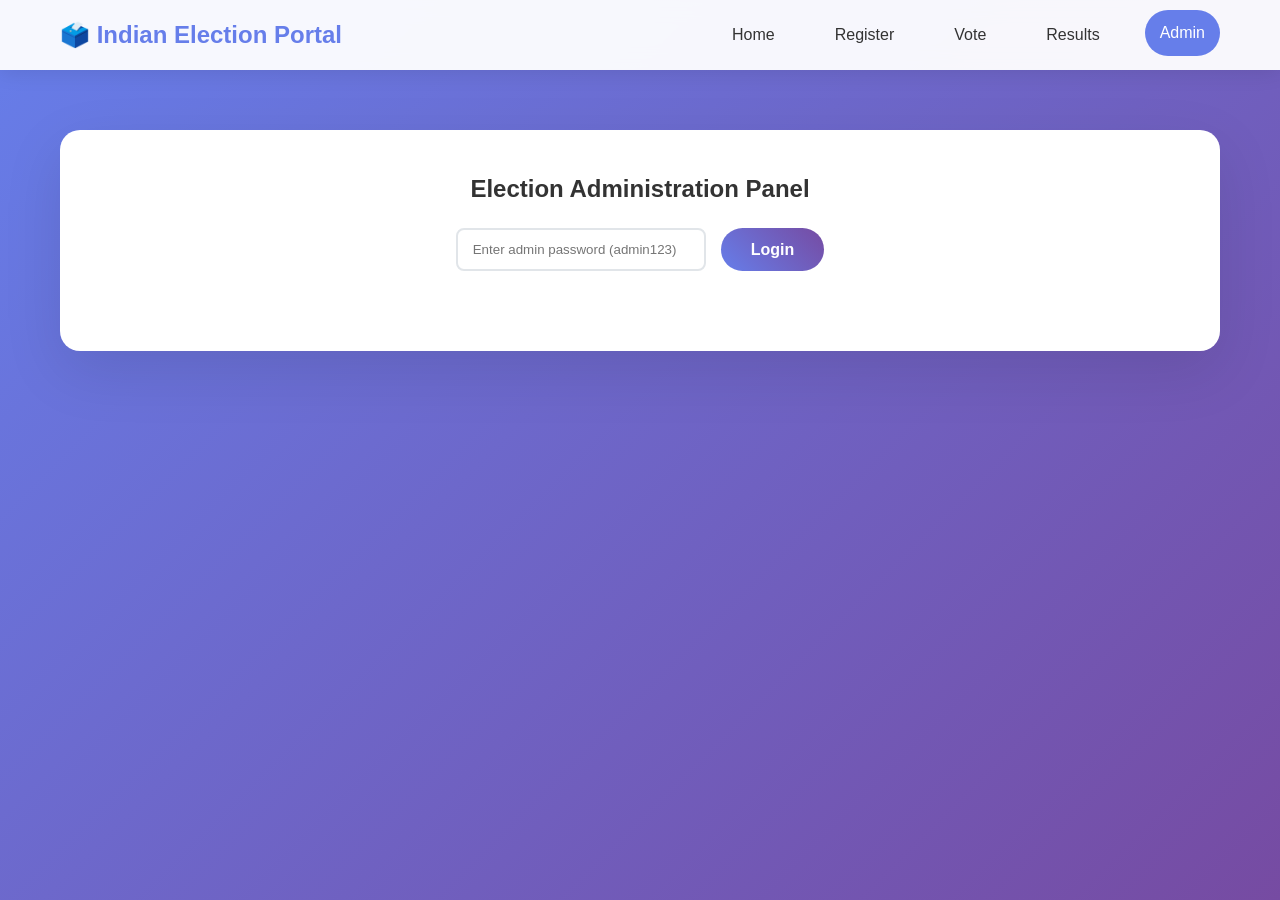
<file: admin.html>
<!DOCTYPE html>
<html lang="en">

<head>
    <meta charset="UTF-8">
    <meta name="viewport" content="width=device-width, initial-scale=1.0">
    <link rel="icon" href="https://public-frontend-cos.metadl.com/mgx/img/favicon.png" type="image/png">
    <title>Admin Panel - Indian Election Portal</title>
    <link rel="stylesheet" href="./style.css">
</head>

<body>
    <nav class="navbar">
        <div class="nav-container">
            <div class="nav-logo">
                <h2>🗳️ Indian Election Portal</h2>
            </div>
            <div class="nav-menu">
                <a href="index.html" class="nav-link">Home</a>
                <a href="register.html" class="nav-link">Register</a>
                <a href="login.html" class="nav-link">Vote</a>
                <a href="results.html" class="nav-link">Results</a>
                <a href="admin.html" class="nav-link active">Admin</a>
            </div>
        </div>
    </nav>

    <main class="main-content">
        <div class="admin-container">
            <div class="admin-header">
                <h2>Election Administration Panel</h2>
                <div class="admin-auth" id="adminAuth">
                    <input type="password" id="adminPassword" placeholder="Enter admin password (admin123)">
                    <button id="adminLogin" class="btn btn-primary">Login</button>
                </div>
            </div>

            <div class="admin-content" id="adminContent" style="display: none;">
                <div class="admin-tabs">
                    <button class="tab-btn active" data-tab="dashboard">Dashboard</button>
                    <button class="tab-btn" data-tab="voters">Voters</button>
                    <button class="tab-btn" data-tab="candidates">Candidates</button>
                    <button class="tab-btn" data-tab="settings">Settings</button>
                </div>

                <div class="tab-content active" id="dashboard">
                    <h3>Election Dashboard</h3>
                    <div class="admin-stats">
                        <div class="stat-card">
                            <h4>Total Registered Voters</h4>
                            <div class="stat-number" id="adminTotalVoters">0</div>
                        </div>
                        <div class="stat-card">
                            <h4>Votes Cast Today</h4>
                            <div class="stat-number" id="adminVotesCast">0</div>
                        </div>
                        <div class="stat-card">
                            <h4>Active Constituencies</h4>
                            <div class="stat-number" id="adminConstituencies">8</div>
                        </div>
                        <div class="stat-card">
                            <h4>System Status</h4>
                            <div class="stat-status" id="systemStatus">🟢 Online</div>
                        </div>
                    </div>
                    
                    <div class="admin-actions">
                        <button id="resetElection" class="btn btn-danger">Reset Election Data</button>
                        <button id="exportResults" class="btn btn-secondary">Export Results</button>
                        <button id="generateReport" class="btn btn-accent">Generate Report</button>
                    </div>
                </div>

                <div class="tab-content" id="voters">
                    <h3>Registered Voters Management</h3>
                    <div class="search-bar">
                        <input type="text" id="voterSearch" placeholder="Search by Aadhaar or Name">
                        <button id="searchVoter" class="btn btn-primary">Search</button>
                    </div>
                    <div class="voters-table">
                        <table id="votersTable">
                            <thead>
                                <tr>
                                    <th>Aadhaar</th>
                                    <th>Name</th>
                                    <th>Age</th>
                                    <th>Constituency</th>
                                    <th>Status</th>
                                    <th>Actions</th>
                                </tr>
                            </thead>
                            <tbody id="votersTableBody">
                                <!-- Voter data will be loaded here -->
                            </tbody>
                        </table>
                    </div>
                </div>

                <div class="tab-content" id="candidates">
                    <h3>Candidates Management</h3>
                    <div class="add-candidate-form">
                        <h4>Add New Candidate</h4>
                        <div class="form-row">
                            <input type="text" id="candidateName" placeholder="Candidate Name">
                            <input type="text" id="candidateParty" placeholder="Party Name">
                            <select id="candidateConstituency">
                                <option value="">Select Constituency</option>
                                <option value="delhi-north">Delhi North</option>
                                <option value="delhi-south">Delhi South</option>
                                <option value="mumbai-central">Mumbai Central</option>
                                <option value="mumbai-north">Mumbai North</option>
                                <option value="bangalore-central">Bangalore Central</option>
                                <option value="bangalore-north">Bangalore North</option>
                                <option value="chennai-central">Chennai Central</option>
                                <option value="kolkata-north">Kolkata North</option>
                            </select>
                            <button id="addCandidate" class="btn btn-primary">Add Candidate</button>
                        </div>
                    </div>
                    <div class="candidates-list" id="candidatesList">
                        <!-- Candidates will be loaded here -->
                    </div>
                </div>

                <div class="tab-content" id="settings">
                    <h3>Election Settings</h3>
                    <div class="settings-form">
                        <div class="setting-item">
                            <label>Election Status:</label>
                            <select id="electionStatus">
                                <option value="active">Active</option>
                                <option value="paused">Paused</option>
                                <option value="closed">Closed</option>
                            </select>
                        </div>
                        <div class="setting-item">
                            <label>Allow New Registrations:</label>
                            <input type="checkbox" id="allowRegistrations" checked>
                        </div>
                        <div class="setting-item">
                            <label>Face Recognition Threshold:</label>
                            <input type="range" id="faceThreshold" min="0.3" max="0.9" step="0.1" value="0.6">
                            <span id="thresholdValue">0.6</span>
                        </div>
                        <button id="saveSettings" class="btn btn-primary">Save Settings</button>
                    </div>
                </div>
            </div>
        </div>
    </main>

    <script src="./backend-simulation.js"></script>
    <script>
        document.addEventListener('DOMContentLoaded', function() {
            initializeAdmin();
        });
    </script>
</body>

</html>
</file>
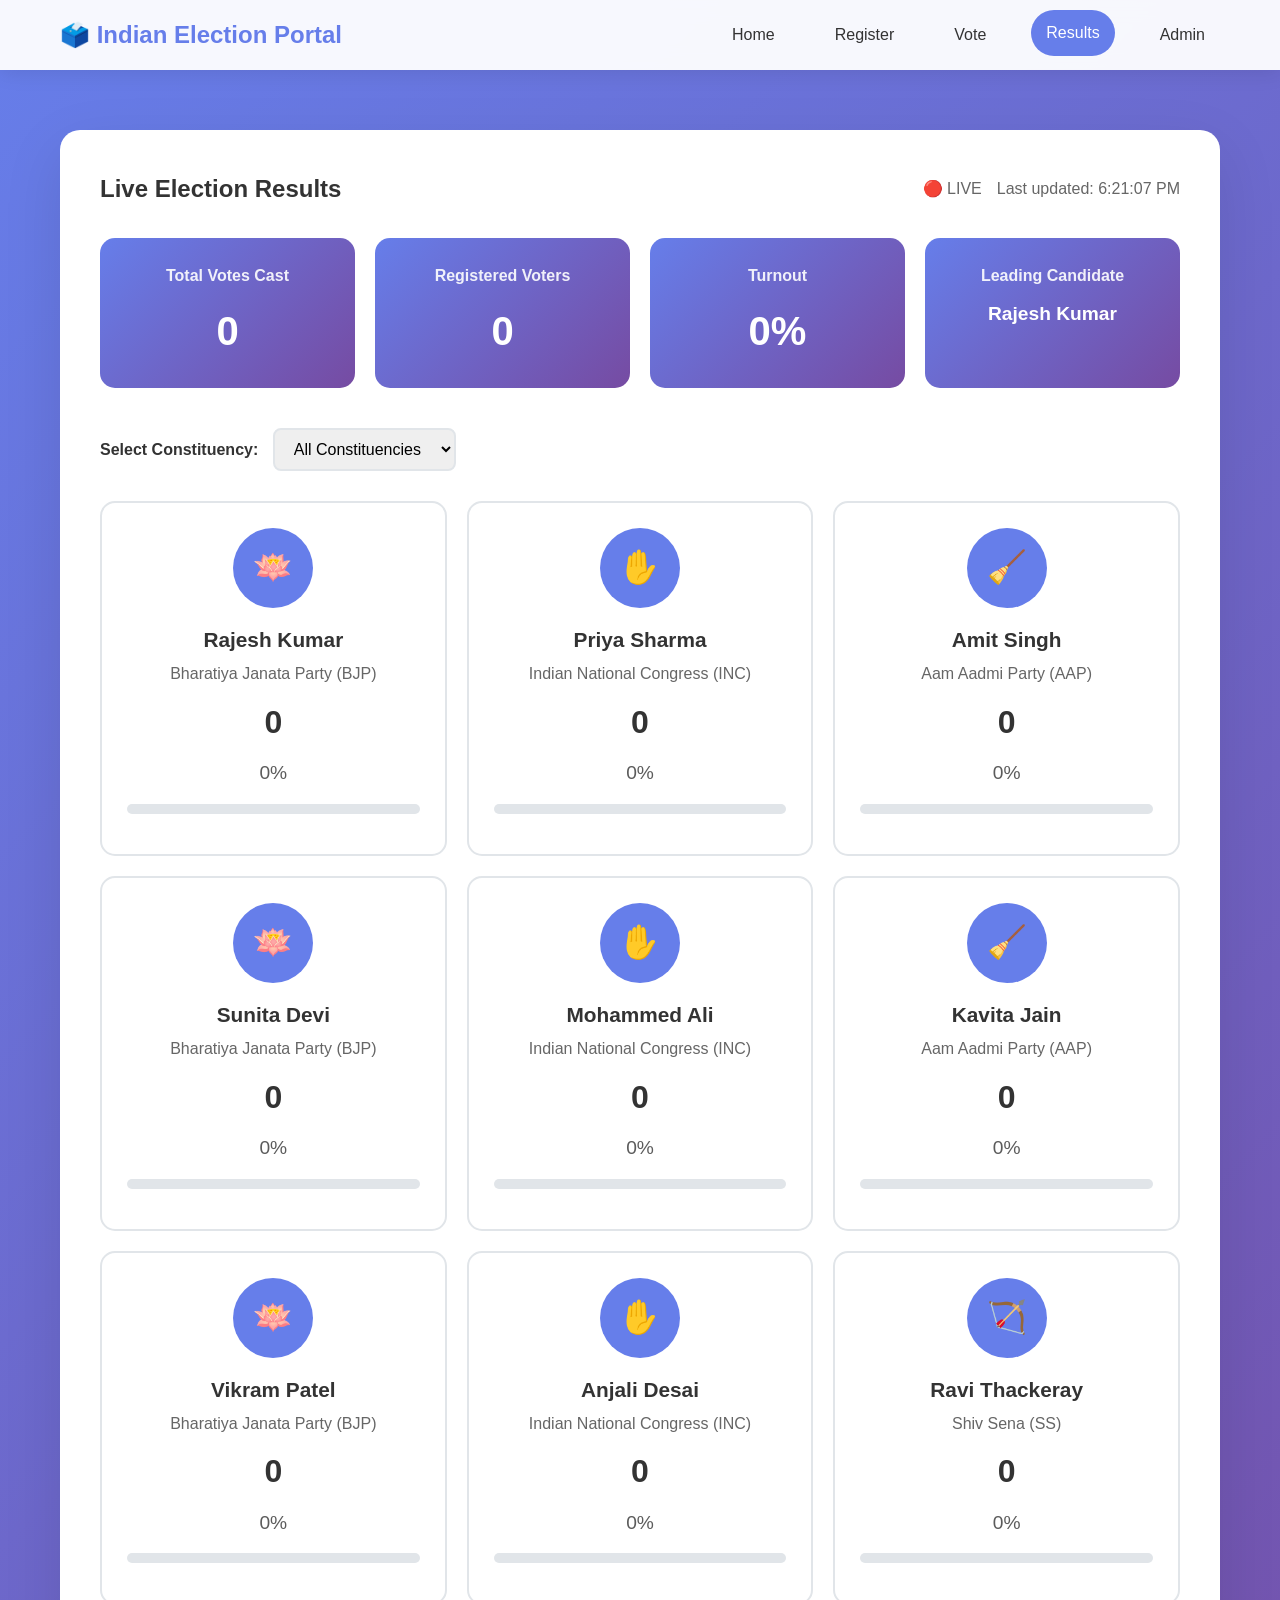
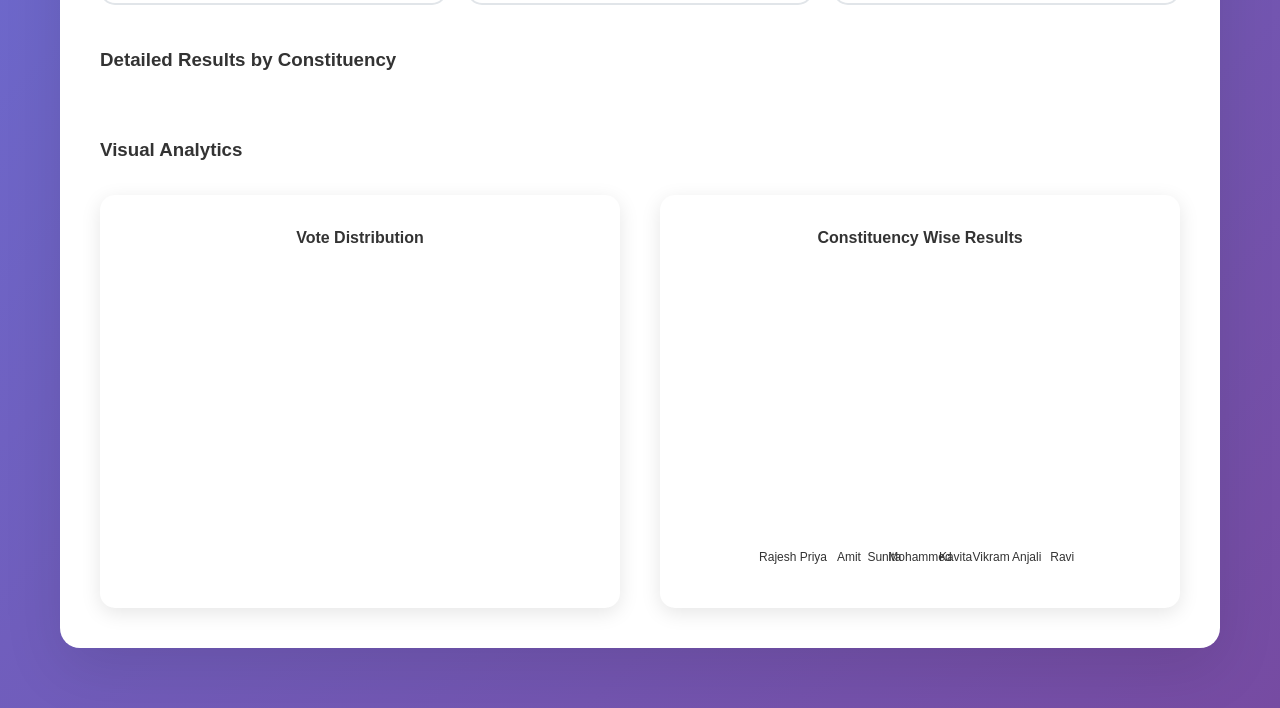
<file: results.html>
<!DOCTYPE html>
<html lang="en">

<head>
    <meta charset="UTF-8">
    <meta name="viewport" content="width=device-width, initial-scale=1.0">
    <link rel="icon" href="https://public-frontend-cos.metadl.com/mgx/img/favicon.png" type="image/png">
    <title>Live Election Results - Indian Election Portal</title>
    <link rel="stylesheet" href="./style.css">
</head>

<body>
    <nav class="navbar">
        <div class="nav-container">
            <div class="nav-logo">
                <h2>🗳️ Indian Election Portal</h2>
            </div>
            <div class="nav-menu">
                <a href="index.html" class="nav-link">Home</a>
                <a href="register.html" class="nav-link">Register</a>
                <a href="login.html" class="nav-link">Vote</a>
                <a href="results.html" class="nav-link active">Results</a>
                <a href="admin.html" class="nav-link">Admin</a>
            </div>
        </div>
    </nav>

    <main class="main-content">
        <div class="results-container">
            <div class="results-header">
                <h2>Live Election Results</h2>
                <div class="update-info">
                    <span class="live-indicator">🔴 LIVE</span>
                    <span>Last updated: <span id="lastUpdate"></span></span>
                </div>
            </div>

            <div class="results-summary">
                <div class="summary-card">
                    <h3>Total Votes Cast</h3>
                    <div class="summary-number" id="totalVotes">0</div>
                </div>
                <div class="summary-card">
                    <h3>Registered Voters</h3>
                    <div class="summary-number" id="totalVoters">0</div>
                </div>
                <div class="summary-card">
                    <h3>Turnout</h3>
                    <div class="summary-number" id="turnoutPercentage">0%</div>
                </div>
                <div class="summary-card">
                    <h3>Leading Candidate</h3>
                    <div class="summary-text" id="leadingCandidate">-</div>
                </div>
            </div>

            <div class="constituency-selector">
                <label for="constituencySelect">Select Constituency:</label>
                <select id="constituencySelect">
                    <option value="all">All Constituencies</option>
                    <option value="delhi-north">Delhi North</option>
                    <option value="delhi-south">Delhi South</option>
                    <option value="mumbai-central">Mumbai Central</option>
                    <option value="mumbai-north">Mumbai North</option>
                    <option value="bangalore-central">Bangalore Central</option>
                    <option value="bangalore-north">Bangalore North</option>
                    <option value="chennai-central">Chennai Central</option>
                    <option value="kolkata-north">Kolkata North</option>
                </select>
            </div>

            <div class="results-grid" id="resultsGrid">
                <!-- Results will be loaded dynamically -->
            </div>

            <div class="detailed-results">
                <h3>Detailed Results by Constituency</h3>
                <div class="constituency-results" id="constituencyResults">
                    <!-- Detailed constituency results will be loaded here -->
                </div>
            </div>

            <div class="charts-section">
                <h3>Visual Analytics</h3>
                <div class="charts-grid">
                    <div class="chart-container">
                        <h4>Vote Distribution</h4>
                        <canvas id="pieChart" width="300" height="300"></canvas>
                    </div>
                    <div class="chart-container">
                        <h4>Constituency Wise Results</h4>
                        <canvas id="barChart" width="400" height="300"></canvas>
                    </div>
                </div>
            </div>
        </div>
    </main>

    <script src="./backend-simulation.js"></script>
    <script>
        document.addEventListener('DOMContentLoaded', function() {
            initializeResults();
            
            // Auto-refresh results every 5 seconds
            setInterval(updateResults, 5000);
        });
    </script>
</body>

</html>
</file>
<file: style.css>
/* Global Styles */
* {
    margin: 0;
    padding: 0;
    box-sizing: border-box;
}

body {
    font-family: 'Segoe UI', Tahoma, Geneva, Verdana, sans-serif;
    line-height: 1.6;
    color: #333;
    background: linear-gradient(135deg, #667eea 0%, #764ba2 100%);
    min-height: 100vh;
}

/* Navigation */
.navbar {
    background: rgba(255, 255, 255, 0.95);
    backdrop-filter: blur(10px);
    box-shadow: 0 2px 20px rgba(0, 0, 0, 0.1);
    position: sticky;
    top: 0;
    z-index: 1000;
}

.nav-container {
    max-width: 1200px;
    margin: 0 auto;
    padding: 0 20px;
    display: flex;
    justify-content: space-between;
    align-items: center;
    height: 70px;
}

.nav-logo h2 {
    color: #667eea;
    font-weight: 700;
}

.nav-menu {
    display: flex;
    gap: 30px;
}

.nav-link {
    text-decoration: none;
    color: #333;
    font-weight: 500;
    padding: 10px 15px;
    border-radius: 25px;
    transition: all 0.3s ease;
}

.nav-link:hover, .nav-link.active {
    background: #667eea;
    color: white;
    transform: translateY(-2px);
}

/* Main Content */
.main-content {
    max-width: 1200px;
    margin: 0 auto;
    padding: 40px 20px;
}

/* Hero Section */
.hero-section {
    text-align: center;
    padding: 60px 0;
    color: white;
}

.hero-content h1 {
    font-size: 3.5rem;
    margin-bottom: 20px;
    font-weight: 700;
    text-shadow: 2px 2px 4px rgba(0, 0, 0, 0.3);
}

.hero-content p {
    font-size: 1.3rem;
    margin-bottom: 50px;
    opacity: 0.9;
}

.hero-features {
    display: grid;
    grid-template-columns: repeat(auto-fit, minmax(300px, 1fr));
    gap: 40px;
    margin-top: 60px;
}

.feature {
    background: rgba(255, 255, 255, 0.1);
    backdrop-filter: blur(10px);
    padding: 40px;
    border-radius: 20px;
    text-align: center;
    border: 1px solid rgba(255, 255, 255, 0.2);
}

.feature-icon {
    font-size: 3rem;
    margin-bottom: 20px;
}

.feature h3 {
    font-size: 1.5rem;
    margin-bottom: 15px;
}

/* Action Section */
.action-section {
    padding: 80px 0;
}

.action-cards {
    display: grid;
    grid-template-columns: repeat(auto-fit, minmax(350px, 1fr));
    gap: 40px;
}

.action-card {
    background: white;
    padding: 40px;
    border-radius: 20px;
    text-align: center;
    box-shadow: 0 10px 40px rgba(0, 0, 0, 0.1);
    transition: transform 0.3s ease, box-shadow 0.3s ease;
}

.action-card:hover {
    transform: translateY(-10px);
    box-shadow: 0 20px 60px rgba(0, 0, 0, 0.15);
}

.card-icon {
    font-size: 4rem;
    margin-bottom: 20px;
}

.action-card h3 {
    font-size: 1.8rem;
    margin-bottom: 15px;
    color: #333;
}

.action-card p {
    color: #666;
    margin-bottom: 30px;
    line-height: 1.6;
}

/* Buttons */
.btn {
    display: inline-block;
    padding: 12px 30px;
    border: none;
    border-radius: 25px;
    text-decoration: none;
    font-weight: 600;
    cursor: pointer;
    transition: all 0.3s ease;
    font-size: 1rem;
}

.btn-primary {
    background: linear-gradient(45deg, #667eea, #764ba2);
    color: white;
}

.btn-secondary {
    background: linear-gradient(45deg, #f093fb, #f5576c);
    color: white;
}

.btn-accent {
    background: linear-gradient(45deg, #4facfe, #00f2fe);
    color: white;
}

.btn-danger {
    background: linear-gradient(45deg, #ff6b6b, #ee5a24);
    color: white;
}

.btn-large {
    padding: 15px 40px;
    font-size: 1.1rem;
}

.btn:hover {
    transform: translateY(-2px);
    box-shadow: 0 10px 25px rgba(0, 0, 0, 0.2);
}

.btn:disabled {
    opacity: 0.6;
    cursor: not-allowed;
    transform: none;
}

/* Info Section */
.info-section {
    background: rgba(255, 255, 255, 0.1);
    backdrop-filter: blur(10px);
    border-radius: 20px;
    padding: 60px;
    margin: 60px 0;
    color: white;
}

.info-content h2 {
    text-align: center;
    font-size: 2.5rem;
    margin-bottom: 50px;
}

.steps {
    display: grid;
    grid-template-columns: repeat(auto-fit, minmax(250px, 1fr));
    gap: 40px;
}

.step {
    text-align: center;
}

.step-number {
    display: inline-block;
    width: 60px;
    height: 60px;
    background: white;
    color: #667eea;
    border-radius: 50%;
    line-height: 60px;
    font-size: 1.5rem;
    font-weight: bold;
    margin-bottom: 20px;
}

.step h4 {
    font-size: 1.3rem;
    margin-bottom: 10px;
}

/* Forms */
.registration-container, .login-container, .voting-container, .results-container, .admin-container {
    background: white;
    border-radius: 20px;
    padding: 40px;
    box-shadow: 0 20px 60px rgba(0, 0, 0, 0.1);
    margin: 20px 0;
}

.registration-card, .login-card {
    max-width: 600px;
    margin: 0 auto;
}

.registration-card h2, .login-card h2 {
    text-align: center;
    color: #333;
    margin-bottom: 10px;
    font-size: 2rem;
}

.registration-card p, .login-card p {
    text-align: center;
    color: #666;
    margin-bottom: 30px;
}

.form-group {
    margin-bottom: 25px;
}

.form-group label {
    display: block;
    margin-bottom: 8px;
    font-weight: 600;
    color: #333;
}

.form-group input, .form-group select {
    width: 100%;
    padding: 12px 15px;
    border: 2px solid #e1e5e9;
    border-radius: 10px;
    font-size: 1rem;
    transition: border-color 0.3s ease;
}

.form-group input:focus, .form-group select:focus {
    outline: none;
    border-color: #667eea;
}

.validation-message, .error-message {
    color: #e74c3c;
    font-size: 0.9rem;
    margin-top: 5px;
}

/* Camera Section */
.face-capture-section {
    margin: 30px 0;
    padding: 30px;
    background: #f8f9fa;
    border-radius: 15px;
}

.face-capture-section h3 {
    text-align: center;
    margin-bottom: 10px;
    color: #333;
}

.camera-container {
    position: relative;
    max-width: 400px;
    margin: 20px auto;
    border-radius: 15px;
    overflow: hidden;
    background: #000;
}

#video, #loginVideo {
    width: 100%;
    height: auto;
    display: block;
}

.face-overlay {
    position: absolute;
    top: 0;
    left: 0;
    width: 100%;
    height: 100%;
    pointer-events: none;
}

.camera-controls, .auth-controls {
    text-align: center;
    margin-top: 20px;
}

.camera-controls .btn, .auth-controls .btn {
    margin: 0 10px;
}

.captured-image {
    text-align: center;
    margin-top: 20px;
}

.captured-image img {
    max-width: 200px;
    border-radius: 10px;
    border: 3px solid #667eea;
}

/* Authentication Steps */
.auth-steps {
    margin-top: 30px;
}

.auth-steps .step {
    margin-bottom: 30px;
    padding: 25px;
    border-radius: 15px;
    background: #f8f9fa;
    opacity: 0.5;
    transition: all 0.3s ease;
}

.auth-steps .step.active {
    opacity: 1;
    background: white;
    box-shadow: 0 5px 20px rgba(0, 0, 0, 0.1);
}

.step-header {
    display: flex;
    align-items: center;
    margin-bottom: 20px;
}

.auth-steps .step-number {
    width: 40px;
    height: 40px;
    background: #667eea;
    color: white;
    border-radius: 50%;
    display: flex;
    align-items: center;
    justify-content: center;
    margin-right: 15px;
    font-weight: bold;
}

.step-content .form-group {
    display: flex;
    gap: 10px;
    align-items: center;
}

.step-content input {
    flex: 1;
}

.auth-status {
    margin-top: 15px;
    padding: 10px;
    border-radius: 8px;
    text-align: center;
    font-weight: 600;
}

.success-message {
    text-align: center;
    padding: 30px;
}

.success-icon {
    font-size: 4rem;
    margin-bottom: 20px;
}

.success-message h4 {
    color: #27ae60;
    margin-bottom: 10px;
    font-size: 1.5rem;
}

/* Progress Bar */
.progress-bar {
    width: 100%;
    height: 8px;
    background: #e1e5e9;
    border-radius: 4px;
    overflow: hidden;
    margin-top: 15px;
}

.progress-fill {
    height: 100%;
    background: linear-gradient(45deg, #667eea, #764ba2);
    width: 0%;
    transition: width 0.3s ease;
    animation: progress 2s ease-in-out infinite;
}

@keyframes progress {
    0% { width: 0%; }
    50% { width: 70%; }
    100% { width: 100%; }
}

/* Voting Interface */
.voting-header {
    text-align: center;
    margin-bottom: 40px;
    padding-bottom: 20px;
    border-bottom: 2px solid #e1e5e9;
}

.voter-info {
    background: #f8f9fa;
    padding: 20px;
    border-radius: 10px;
    margin-top: 20px;
}

.voter-info p {
    margin-bottom: 5px;
}

.voting-instruction {
    text-align: center;
    color: #666;
    margin-bottom: 30px;
    font-size: 1.1rem;
}

.candidates-grid {
    display: grid;
    grid-template-columns: repeat(auto-fit, minmax(300px, 1fr));
    gap: 20px;
    margin-bottom: 40px;
}

.candidate-card {
    border: 3px solid #e1e5e9;
    border-radius: 15px;
    padding: 25px;
    text-align: center;
    cursor: pointer;
    transition: all 0.3s ease;
    background: white;
}

.candidate-card:hover {
    border-color: #667eea;
    transform: translateY(-5px);
    box-shadow: 0 10px 25px rgba(0, 0, 0, 0.1);
}

.candidate-card.selected {
    border-color: #667eea;
    background: linear-gradient(135deg, #667eea, #764ba2);
    color: white;
}

.candidate-photo {
    width: 80px;
    height: 80px;
    border-radius: 50%;
    margin: 0 auto 15px;
    background: #667eea;
    display: flex;
    align-items: center;
    justify-content: center;
    font-size: 2rem;
    color: white;
}

.candidate-name {
    font-size: 1.3rem;
    font-weight: bold;
    margin-bottom: 5px;
}

.candidate-party {
    color: #666;
    margin-bottom: 10px;
}

.candidate-card.selected .candidate-party {
    color: rgba(255, 255, 255, 0.8);
}

.voting-actions {
    text-align: center;
}

.voting-actions .btn {
    margin: 0 10px;
}

/* Results Page */
.results-header {
    display: flex;
    justify-content: space-between;
    align-items: center;
    margin-bottom: 30px;
    flex-wrap: wrap;
}

.update-info {
    display: flex;
    align-items: center;
    gap: 15px;
    color: #666;
}

.live-indicator {
    animation: pulse 2s infinite;
}

@keyframes pulse {
    0% { opacity: 1; }
    50% { opacity: 0.5; }
    100% { opacity: 1; }
}

.results-summary {
    display: grid;
    grid-template-columns: repeat(auto-fit, minmax(200px, 1fr));
    gap: 20px;
    margin-bottom: 40px;
}

.summary-card {
    background: linear-gradient(135deg, #667eea, #764ba2);
    color: white;
    padding: 25px;
    border-radius: 15px;
    text-align: center;
}

.summary-card h3 {
    font-size: 1rem;
    margin-bottom: 10px;
    opacity: 0.9;
}

.summary-number {
    font-size: 2.5rem;
    font-weight: bold;
}

.summary-text {
    font-size: 1.2rem;
    font-weight: bold;
}

.constituency-selector {
    margin-bottom: 30px;
}

.constituency-selector label {
    font-weight: 600;
    margin-right: 10px;
}

.constituency-selector select {
    padding: 10px 15px;
    border: 2px solid #e1e5e9;
    border-radius: 8px;
    font-size: 1rem;
}

.results-grid {
    display: grid;
    grid-template-columns: repeat(auto-fit, minmax(300px, 1fr));
    gap: 20px;
    margin-bottom: 40px;
}

.result-card {
    background: white;
    border: 2px solid #e1e5e9;
    border-radius: 15px;
    padding: 25px;
    text-align: center;
}

.result-card.winner {
    border-color: #27ae60;
    background: linear-gradient(135deg, #27ae60, #2ecc71);
    color: white;
}

.result-votes {
    font-size: 2rem;
    font-weight: bold;
    margin: 10px 0;
}

.result-percentage {
    font-size: 1.2rem;
    opacity: 0.8;
}

.vote-bar {
    width: 100%;
    height: 10px;
    background: #e1e5e9;
    border-radius: 5px;
    margin: 15px 0;
    overflow: hidden;
}

.vote-fill {
    height: 100%;
    background: linear-gradient(45deg, #667eea, #764ba2);
    transition: width 1s ease;
}

.result-card.winner .vote-fill {
    background: linear-gradient(45deg, #27ae60, #2ecc71);
}

/* Charts Section */
.charts-section {
    margin-top: 60px;
}

.charts-grid {
    display: grid;
    grid-template-columns: repeat(auto-fit, minmax(400px, 1fr));
    gap: 40px;
    margin-top: 30px;
}

.chart-container {
    background: white;
    padding: 30px;
    border-radius: 15px;
    box-shadow: 0 5px 20px rgba(0, 0, 0, 0.1);
    text-align: center;
}

.chart-container h4 {
    margin-bottom: 20px;
    color: #333;
}

/* Admin Panel */
.admin-header {
    text-align: center;
    margin-bottom: 40px;
}

.admin-auth {
    display: flex;
    justify-content: center;
    gap: 15px;
    margin-top: 20px;
}

.admin-auth input {
    padding: 12px 15px;
    border: 2px solid #e1e5e9;
    border-radius: 8px;
    width: 250px;
}

.admin-tabs {
    display: flex;
    border-bottom: 2px solid #e1e5e9;
    margin-bottom: 30px;
}

.tab-btn {
    padding: 15px 25px;
    border: none;
    background: none;
    cursor: pointer;
    font-size: 1rem;
    font-weight: 600;
    color: #666;
    border-bottom: 3px solid transparent;
    transition: all 0.3s ease;
}

.tab-btn.active, .tab-btn:hover {
    color: #667eea;
    border-bottom-color: #667eea;
}

.tab-content {
    display: none;
}

.tab-content.active {
    display: block;
}

.admin-stats {
    display: grid;
    grid-template-columns: repeat(auto-fit, minmax(200px, 1fr));
    gap: 20px;
    margin-bottom: 30px;
}

.stat-card {
    background: linear-gradient(135deg, #667eea, #764ba2);
    color: white;
    padding: 25px;
    border-radius: 15px;
    text-align: center;
}

.stat-number {
    font-size: 2.5rem;
    font-weight: bold;
    margin-top: 10px;
}

.stat-status {
    font-size: 1.2rem;
    margin-top: 10px;
}

.admin-actions {
    display: flex;
    gap: 15px;
    flex-wrap: wrap;
}

.search-bar {
    display: flex;
    gap: 15px;
    margin-bottom: 20px;
}

.search-bar input {
    flex: 1;
    padding: 12px 15px;
    border: 2px solid #e1e5e9;
    border-radius: 8px;
}

.voters-table {
    overflow-x: auto;
}

.voters-table table {
    width: 100%;
    border-collapse: collapse;
    background: white;
    border-radius: 10px;
    overflow: hidden;
    box-shadow: 0 5px 20px rgba(0, 0, 0, 0.1);
}

.voters-table th, .voters-table td {
    padding: 15px;
    text-align: left;
    border-bottom: 1px solid #e1e5e9;
}

.voters-table th {
    background: #667eea;
    color: white;
    font-weight: 600;
}

.add-candidate-form {
    background: #f8f9fa;
    padding: 25px;
    border-radius: 15px;
    margin-bottom: 30px;
}

.form-row {
    display: flex;
    gap: 15px;
    align-items: end;
    flex-wrap: wrap;
}

.form-row input, .form-row select {
    flex: 1;
    min-width: 150px;
    padding: 12px 15px;
    border: 2px solid #e1e5e9;
    border-radius: 8px;
}

.settings-form {
    max-width: 500px;
}

.setting-item {
    display: flex;
    justify-content: space-between;
    align-items: center;
    margin-bottom: 20px;
    padding: 15px;
    background: #f8f9fa;
    border-radius: 10px;
}

.setting-item label {
    font-weight: 600;
}

/* Modal */
.modal {
    position: fixed;
    top: 0;
    left: 0;
    width: 100%;
    height: 100%;
    background: rgba(0, 0, 0, 0.7);
    display: flex;
    align-items: center;
    justify-content: center;
    z-index: 2000;
}

.modal-content {
    background: white;
    padding: 40px;
    border-radius: 20px;
    max-width: 500px;
    width: 90%;
    text-align: center;
    box-shadow: 0 20px 60px rgba(0, 0, 0, 0.3);
}

.modal-content h3 {
    margin-bottom: 20px;
    color: #333;
}

.modal-actions {
    display: flex;
    gap: 15px;
    justify-content: center;
    margin-top: 30px;
}

.confirmation-details {
    margin: 20px 0;
    padding: 20px;
    background: #f8f9fa;
    border-radius: 10px;
}

.selected-candidate {
    display: flex;
    align-items: center;
    justify-content: center;
    gap: 15px;
    margin-bottom: 15px;
}

/* Loader */
.loader {
    border: 4px solid #f3f3f3;
    border-top: 4px solid #667eea;
    border-radius: 50%;
    width: 50px;
    height: 50px;
    animation: spin 1s linear infinite;
    margin: 0 auto 20px;
}

@keyframes spin {
    0% { transform: rotate(0deg); }
    100% { transform: rotate(360deg); }
}

/* Footer */
.footer {
    background: rgba(0, 0, 0, 0.1);
    color: white;
    text-align: center;
    padding: 40px 0;
    margin-top: 80px;
}

.footer-content p {
    margin-bottom: 5px;
    opacity: 0.8;
}

/* Responsive Design */
@media (max-width: 768px) {
    .hero-content h1 {
        font-size: 2.5rem;
    }
    
    .nav-menu {
        gap: 15px;
    }
    
    .nav-link {
        padding: 8px 12px;
        font-size: 0.9rem;
    }
    
    .action-cards {
        grid-template-columns: 1fr;
    }
    
    .results-header {
        flex-direction: column;
        gap: 15px;
    }
    
    .form-row {
        flex-direction: column;
    }
    
    .admin-actions {
        justify-content: center;
    }
    
    .charts-grid {
        grid-template-columns: 1fr;
    }
}

@media (max-width: 480px) {
    .main-content {
        padding: 20px 10px;
    }
    
    .registration-container, .login-container, .voting-container, .results-container, .admin-container {
        padding: 20px;
    }
    
    .hero-content h1 {
        font-size: 2rem;
    }
    
    .hero-content p {
        font-size: 1.1rem;
    }
}
</file>
